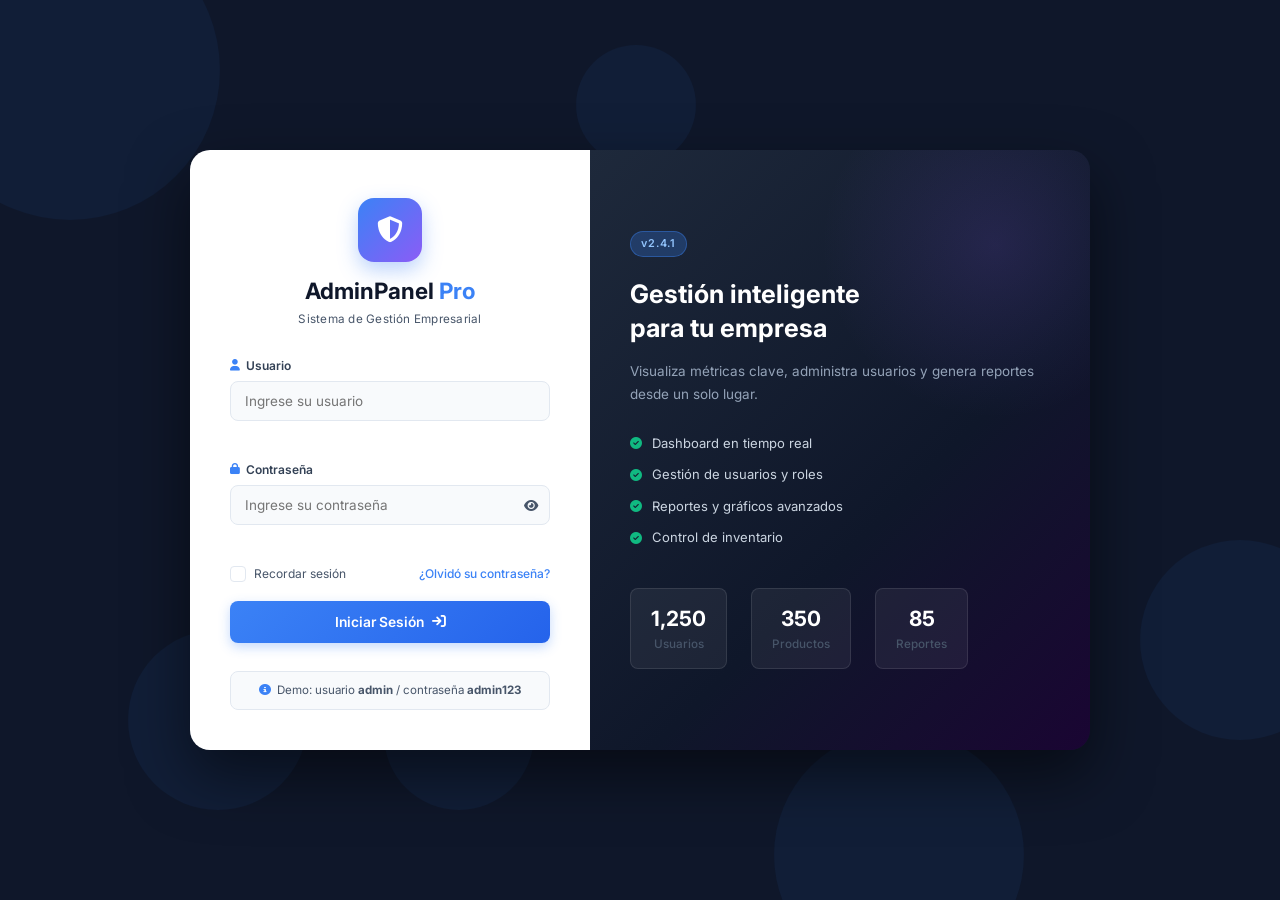
<file: index.html>
<!DOCTYPE html>
<html lang="es">
<head>
  <meta charset="UTF-8" />
  <meta name="viewport" content="width=device-width, initial-scale=1.0" />
  <title>AdminPanel Pro — Acceso</title>
  <link rel="stylesheet" href="css/styles.css" />
  <link rel="preconnect" href="https://fonts.googleapis.com" />
  <link rel="preconnect" href="https://fonts.gstatic.com" crossorigin />
  <link href="https://fonts.googleapis.com/css2?family=Inter:wght@300;400;500;600;700&display=swap" rel="stylesheet" />
  <link rel="stylesheet" href="https://cdnjs.cloudflare.com/ajax/libs/font-awesome/6.5.0/css/all.min.css" />
</head>
<body class="login-body">

  <!-- Animated background particles -->
  <div class="bg-particles">
    <span></span><span></span><span></span><span></span>
    <span></span><span></span><span></span><span></span>
  </div>

  <div class="login-wrapper">
    <div class="login-card">

      <!-- Logo -->
      <div class="login-logo">
        <div class="logo-icon">
          <i class="fa-solid fa-shield-halved"></i>
        </div>
        <h1 class="logo-name">AdminPanel <span>Pro</span></h1>
        <p class="logo-subtitle">Sistema de Gestión Empresarial</p>
      </div>

      <!-- Form -->
      <form id="loginForm" class="login-form" novalidate>
        <div class="form-group" id="group-user">
          <label for="username">
            <i class="fa-solid fa-user"></i> Usuario
          </label>
          <input
            type="text"
            id="username"
            name="username"
            placeholder="Ingrese su usuario"
            autocomplete="username"
          />
          <span class="field-error" id="err-user"></span>
        </div>

        <div class="form-group" id="group-pass">
          <label for="password">
            <i class="fa-solid fa-lock"></i> Contraseña
          </label>
          <div class="pass-wrapper">
            <input
              type="password"
              id="password"
              name="password"
              placeholder="Ingrese su contraseña"
              autocomplete="current-password"
            />
            <button type="button" class="toggle-pass" id="togglePass" aria-label="Mostrar contraseña">
              <i class="fa-solid fa-eye" id="eyeIcon"></i>
            </button>
          </div>
          <span class="field-error" id="err-pass"></span>
        </div>

        <div class="form-remember">
          <label class="remember-label">
            <input type="checkbox" id="remember" />
            <span class="checkmark"></span>
            Recordar sesión
          </label>
          <a href="#" class="forgot-link">¿Olvidó su contraseña?</a>
        </div>

        <!-- Global error -->
        <div class="alert-error hidden" id="globalError">
          <i class="fa-solid fa-circle-exclamation"></i>
          <span id="globalErrorMsg"></span>
        </div>

        <button type="submit" class="btn-login" id="btnLogin">
          <span class="btn-text">Iniciar Sesión</span>
          <i class="fa-solid fa-arrow-right-to-bracket btn-icon"></i>
          <span class="btn-loader hidden"><i class="fa-solid fa-spinner fa-spin"></i></span>
        </button>
      </form>

      <!-- Hint -->
      <div class="login-hint">
        <i class="fa-solid fa-circle-info"></i>
        <span>Demo: usuario <strong>admin</strong> / contraseña <strong>admin123</strong></span>
      </div>

    </div>

    <!-- Side panel -->
    <div class="login-side">
      <div class="side-content">
        <div class="side-badge">v2.4.1</div>
        <h2>Gestión inteligente<br />para tu empresa</h2>
        <p>Visualiza métricas clave, administra usuarios y genera reportes desde un solo lugar.</p>
        <ul class="side-features">
          <li><i class="fa-solid fa-check-circle"></i> Dashboard en tiempo real</li>
          <li><i class="fa-solid fa-check-circle"></i> Gestión de usuarios y roles</li>
          <li><i class="fa-solid fa-check-circle"></i> Reportes y gráficos avanzados</li>
          <li><i class="fa-solid fa-check-circle"></i> Control de inventario</li>
        </ul>
        <div class="side-stats">
          <div class="side-stat">
            <span class="stat-number">1,250</span>
            <span class="stat-label">Usuarios</span>
          </div>
          <div class="side-stat">
            <span class="stat-number">350</span>
            <span class="stat-label">Productos</span>
          </div>
          <div class="side-stat">
            <span class="stat-number">85</span>
            <span class="stat-label">Reportes</span>
          </div>
        </div>
      </div>
    </div>
  </div>

  <script src="js/app.js"></script>
</body>
</html>
</file>
<file: css/styles.css>
/* ══════════════════════════════════════════════════
   AdminPanel Pro — styles.css
   Palette: Deep Navy #0F172A | Accent Blue #3B82F6
            Slate #1E293B | Light #F8FAFC
            Success #10B981 | Warning #F59E0B
            Danger #EF4444 | Purple #8B5CF6
   ══════════════════════════════════════════════════ */

/* ── Reset & Base ── */
*, *::before, *::after { box-sizing: border-box; margin: 0; padding: 0; }

:root {
  --navy:   #0F172A;
  --slate:  #1E293B;
  --slate2: #334155;
  --accent: #3B82F6;
  --accent-dark: #2563EB;
  --accent-light: #DBEAFE;
  --green:  #10B981;
  --orange: #F59E0B;
  --red:    #EF4444;
  --purple: #8B5CF6;
  --bg:     #F1F5F9;
  --white:  #FFFFFF;
  --text:   #0F172A;
  --text2:  #475569;
  --border: #E2E8F0;
  --radius: 12px;
  --radius-sm: 8px;
  --shadow: 0 1px 3px rgba(0,0,0,.08), 0 1px 2px rgba(0,0,0,.06);
  --shadow-md: 0 4px 6px -1px rgba(0,0,0,.1), 0 2px 4px -1px rgba(0,0,0,.06);
  --shadow-lg: 0 10px 15px -3px rgba(0,0,0,.1), 0 4px 6px -2px rgba(0,0,0,.05);
  --transition: 0.2s ease;
  --sidebar-w: 260px;
  --topbar-h: 64px;
  --font: 'Inter', system-ui, sans-serif;
}

html { font-size: 15px; scroll-behavior: smooth; }
body { font-family: var(--font); color: var(--text); background: var(--bg); line-height: 1.5; }
a { text-decoration: none; color: inherit; }
ul { list-style: none; }
button { cursor: pointer; font-family: inherit; border: none; background: none; }
input, select, textarea { font-family: inherit; }
img { max-width: 100%; }

/* ══════════════════════════════════════════════════
   LOGIN PAGE
   ══════════════════════════════════════════════════ */
.login-body {
  min-height: 100vh;
  background: var(--navy);
  display: flex;
  align-items: center;
  justify-content: center;
  overflow: hidden;
  position: relative;
}

/* Animated particles */
.bg-particles { position: absolute; inset: 0; overflow: hidden; pointer-events: none; }
.bg-particles span {
  position: absolute;
  display: block;
  border-radius: 50%;
  opacity: 0.06;
  background: var(--accent);
  animation: float 12s infinite ease-in-out;
}
.bg-particles span:nth-child(1) { width:300px; height:300px; top:-80px; left:-80px; animation-delay:0s; }
.bg-particles span:nth-child(2) { width:200px; height:200px; top:60%; right:-60px; animation-delay:2s; }
.bg-particles span:nth-child(3) { width:150px; height:150px; bottom:10%; left:30%; animation-delay:4s; }
.bg-particles span:nth-child(4) { width:100px; height:100px; top:20%; left:60%; animation-delay:6s; }
.bg-particles span:nth-child(5) { width:250px; height:250px; bottom:-80px; right:20%; animation-delay:1s; }
.bg-particles span:nth-child(6) { width:80px; height:80px; top:40%; right:40%; animation-delay:3s; }
.bg-particles span:nth-child(7) { width:180px; height:180px; top:70%; left:10%; animation-delay:5s; }
.bg-particles span:nth-child(8) { width:120px; height:120px; top:5%; left:45%; animation-delay:7s; }
@keyframes float {
  0%,100% { transform: translateY(0) scale(1); }
  50% { transform: translateY(-30px) scale(1.05); }
}

.login-wrapper {
  position: relative;
  z-index: 1;
  display: flex;
  width: 900px;
  max-width: 96vw;
  min-height: 560px;
  border-radius: 20px;
  overflow: hidden;
  box-shadow: 0 25px 60px rgba(0,0,0,.5);
}

/* Login Card */
.login-card {
  flex: 0 0 400px;
  background: var(--white);
  padding: 48px 40px 40px;
  display: flex;
  flex-direction: column;
  gap: 28px;
}

.login-logo { text-align: center; }
.logo-icon {
  width: 64px; height: 64px;
  background: linear-gradient(135deg, var(--accent), var(--purple));
  border-radius: 16px;
  display: inline-flex;
  align-items: center;
  justify-content: center;
  color: var(--white);
  font-size: 26px;
  margin-bottom: 12px;
  box-shadow: 0 8px 20px rgba(59,130,246,.35);
}
.logo-name { font-size: 1.5rem; font-weight: 700; color: var(--navy); }
.logo-name span { color: var(--accent); }
.logo-subtitle { font-size: .78rem; color: var(--text2); margin-top: 4px; letter-spacing: .02em; }

/* Form */
.login-form { display: flex; flex-direction: column; gap: 18px; }
.form-group { display: flex; flex-direction: column; gap: 6px; }
.form-group label {
  font-size: .8rem;
  font-weight: 600;
  color: var(--slate2);
  display: flex;
  align-items: center;
  gap: 6px;
}
.form-group label i { color: var(--accent); font-size: .75rem; }
.form-group input,
.form-group select {
  padding: 11px 14px;
  border: 1.5px solid var(--border);
  border-radius: var(--radius-sm);
  font-size: .9rem;
  color: var(--text);
  background: #F8FAFC;
  transition: border-color var(--transition), box-shadow var(--transition);
  outline: none;
}
.form-group input:focus,
.form-group select:focus {
  border-color: var(--accent);
  box-shadow: 0 0 0 3px rgba(59,130,246,.12);
  background: var(--white);
}
.form-group.error input { border-color: var(--red); }
.field-error { font-size: .75rem; color: var(--red); min-height: 16px; }

.pass-wrapper { position: relative; }
.pass-wrapper input { width: 100%; padding-right: 42px; }
.toggle-pass {
  position: absolute;
  right: 12px;
  top: 50%;
  transform: translateY(-50%);
  color: var(--text2);
  font-size: .85rem;
  transition: color var(--transition);
}
.toggle-pass:hover { color: var(--accent); }

.form-remember {
  display: flex;
  align-items: center;
  justify-content: space-between;
  font-size: .8rem;
}
.remember-label {
  display: flex; align-items: center; gap: 8px;
  color: var(--text2); cursor: pointer;
}
.remember-label input[type="checkbox"] { display: none; }
.checkmark {
  width: 16px; height: 16px;
  border: 1.5px solid var(--border);
  border-radius: 4px;
  display: inline-block;
  position: relative;
  transition: all var(--transition);
}
.remember-label input:checked + .checkmark {
  background: var(--accent);
  border-color: var(--accent);
}
.remember-label input:checked + .checkmark::after {
  content: '';
  position: absolute;
  left: 4px; top: 1px;
  width: 5px; height: 9px;
  border: 2px solid white;
  border-left: 0; border-top: 0;
  transform: rotate(45deg);
}
.forgot-link { color: var(--accent); font-weight: 500; }
.forgot-link:hover { text-decoration: underline; }

.alert-error {
  background: #FEF2F2;
  border: 1px solid #FECACA;
  border-radius: var(--radius-sm);
  padding: 10px 14px;
  display: flex;
  align-items: center;
  gap: 8px;
  font-size: .82rem;
  color: #B91C1C;
}
.alert-error i { font-size: 1rem; }

.btn-login {
  background: linear-gradient(135deg, var(--accent), var(--accent-dark));
  color: white;
  padding: 13px;
  border-radius: var(--radius-sm);
  font-size: .92rem;
  font-weight: 600;
  display: flex;
  align-items: center;
  justify-content: center;
  gap: 8px;
  transition: all var(--transition);
  box-shadow: 0 4px 12px rgba(59,130,246,.3);
}
.btn-login:hover { transform: translateY(-1px); box-shadow: 0 6px 16px rgba(59,130,246,.4); }
.btn-login:active { transform: translateY(0); }
.btn-icon { transition: transform var(--transition); }
.btn-login:hover .btn-icon { transform: translateX(3px); }

.login-hint {
  text-align: center;
  font-size: .77rem;
  color: var(--text2);
  background: #F8FAFC;
  border: 1px solid var(--border);
  border-radius: var(--radius-sm);
  padding: 10px;
  display: flex;
  align-items: center;
  justify-content: center;
  gap: 6px;
}
.login-hint i { color: var(--accent); }

/* Side panel */
.login-side {
  flex: 1;
  background: linear-gradient(135deg, var(--slate) 0%, var(--navy) 60%, #1a0533 100%);
  padding: 48px 40px;
  display: flex;
  align-items: center;
  position: relative;
  overflow: hidden;
}
.login-side::before {
  content: '';
  position: absolute;
  width: 350px; height: 350px;
  background: radial-gradient(circle, rgba(139,92,246,.15) 0%, transparent 70%);
  top: -80px; right: -80px;
}
.side-content { position: relative; z-index: 1; color: white; }
.side-badge {
  display: inline-block;
  background: rgba(59,130,246,.25);
  border: 1px solid rgba(59,130,246,.4);
  color: #93C5FD;
  font-size: .72rem;
  font-weight: 600;
  letter-spacing: .08em;
  padding: 4px 10px;
  border-radius: 20px;
  margin-bottom: 20px;
}
.side-content h2 { font-size: 1.7rem; font-weight: 700; line-height: 1.3; margin-bottom: 16px; }
.side-content p { color: #94A3B8; font-size: .9rem; margin-bottom: 28px; line-height: 1.7; }
.side-features { display: flex; flex-direction: column; gap: 12px; margin-bottom: 40px; }
.side-features li { display: flex; align-items: center; gap: 10px; font-size: .87rem; color: #CBD5E1; }
.side-features li i { color: var(--green); font-size: .8rem; }

.side-stats { display: flex; gap: 24px; }
.side-stat {
  text-align: center;
  background: rgba(255,255,255,.06);
  border: 1px solid rgba(255,255,255,.1);
  border-radius: var(--radius-sm);
  padding: 14px 20px;
}
.stat-number { display: block; font-size: 1.4rem; font-weight: 700; color: white; }
.stat-label { display: block; font-size: .72rem; color: #94A3B8; margin-top: 2px; }

/* ══════════════════════════════════════════════════
   DASHBOARD LAYOUT
   ══════════════════════════════════════════════════ */
.dashboard-body { background: var(--bg); min-height: 100vh; }

/* ── Sidebar ── */
.sidebar {
  position: fixed;
  top: 0; left: 0; bottom: 0;
  width: var(--sidebar-w);
  background: var(--navy);
  display: flex;
  flex-direction: column;
  z-index: 200;
  transition: transform var(--transition);
}
.sidebar-header {
  padding: 20px 20px 16px;
  border-bottom: 1px solid rgba(255,255,255,.07);
  display: flex;
  align-items: center;
  justify-content: space-between;
}
.sidebar-logo { display: flex; align-items: center; gap: 10px; color: white; }
.sidebar-logo i {
  width: 36px; height: 36px;
  background: linear-gradient(135deg, var(--accent), var(--purple));
  border-radius: 9px;
  display: flex; align-items: center; justify-content: center;
  font-size: 16px;
}
.sidebar-brand { font-size: .9rem; color: #CBD5E1; }
.sidebar-brand strong { color: white; }
.sidebar-close { color: #64748B; font-size: 1.1rem; display: none; transition: color var(--transition); }
.sidebar-close:hover { color: white; }

.sidebar-nav { flex: 1; padding: 12px 12px; overflow-y: auto; }
.sidebar-nav ul { display: flex; flex-direction: column; gap: 2px; }
.nav-link {
  display: flex;
  align-items: center;
  gap: 12px;
  padding: 11px 14px;
  border-radius: var(--radius-sm);
  color: #94A3B8;
  font-size: .88rem;
  font-weight: 500;
  transition: all var(--transition);
  position: relative;
}
.nav-link i { width: 18px; text-align: center; font-size: .95rem; }
.nav-link:hover { background: rgba(255,255,255,.06); color: white; }
.nav-link.active { background: rgba(59,130,246,.18); color: #93C5FD; }
.nav-link.active i { color: var(--accent); }
.nav-badge {
  margin-left: auto;
  background: var(--accent);
  color: white;
  font-size: .68rem;
  font-weight: 700;
  padding: 2px 7px;
  border-radius: 10px;
}

.sidebar-footer { padding: 16px; border-top: 1px solid rgba(255,255,255,.07); }
.sidebar-user {
  display: flex;
  align-items: center;
  gap: 10px;
  margin-bottom: 12px;
}
.user-avatar {
  width: 36px; height: 36px;
  background: linear-gradient(135deg, var(--accent), var(--purple));
  border-radius: 50%;
  display: flex; align-items: center; justify-content: center;
  color: white;
  font-weight: 700;
  font-size: .9rem;
  flex-shrink: 0;
}
.user-info { overflow: hidden; }
.user-name { display: block; font-size: .85rem; font-weight: 600; color: white; white-space: nowrap; overflow: hidden; text-overflow: ellipsis; }
.user-role { font-size: .72rem; color: #64748B; }
.btn-logout {
  width: 100%;
  display: flex;
  align-items: center;
  gap: 8px;
  padding: 9px 14px;
  border-radius: var(--radius-sm);
  color: #94A3B8;
  font-size: .85rem;
  font-weight: 500;
  transition: all var(--transition);
}
.btn-logout:hover { background: rgba(239,68,68,.12); color: var(--red); }

/* ── Main ── */
.main-wrapper {
  margin-left: var(--sidebar-w);
  min-height: 100vh;
  display: flex;
  flex-direction: column;
  transition: margin-left var(--transition);
}

/* ── Topbar ── */
.topbar {
  height: var(--topbar-h);
  background: var(--white);
  border-bottom: 1px solid var(--border);
  display: flex;
  align-items: center;
  justify-content: space-between;
  padding: 0 24px;
  position: sticky;
  top: 0;
  z-index: 100;
  box-shadow: var(--shadow);
}
.topbar-left { display: flex; align-items: center; gap: 14px; }
.menu-toggle { color: var(--text2); font-size: 1.1rem; display: none; }
.breadcrumb { font-size: .85rem; font-weight: 600; color: var(--text); }

.topbar-right {
  display: flex;
  align-items: center;
  gap: 12px;
  position: relative;
}
.topbar-date { font-size: .78rem; color: var(--text2); white-space: nowrap; }

.notif-btn {
  width: 36px; height: 36px;
  border-radius: 50%;
  background: #F1F5F9;
  display: flex; align-items: center; justify-content: center;
  color: var(--text2);
  cursor: pointer;
  position: relative;
  transition: all var(--transition);
}
.notif-btn:hover { background: var(--accent-light); color: var(--accent); }
.notif-dot {
  width: 8px; height: 8px;
  background: var(--red);
  border: 2px solid white;
  border-radius: 50%;
  position: absolute;
  top: 5px; right: 5px;
}

.topbar-profile {
  display: flex;
  align-items: center;
  gap: 8px;
  cursor: pointer;
  padding: 6px 10px;
  border-radius: var(--radius-sm);
  transition: background var(--transition);
}
.topbar-profile:hover { background: #F1F5F9; }
.profile-avatar {
  width: 32px; height: 32px;
  background: linear-gradient(135deg, var(--accent), var(--purple));
  border-radius: 50%;
  display: flex; align-items: center; justify-content: center;
  color: white;
  font-weight: 700;
  font-size: .8rem;
}
.profile-name { font-size: .83rem; font-weight: 600; }
.profile-chevron { font-size: .65rem; color: var(--text2); }

/* Dropdowns */
.notif-dropdown, .profile-dropdown {
  position: absolute;
  top: calc(100% + 10px);
  right: 0;
  background: var(--white);
  border: 1px solid var(--border);
  border-radius: var(--radius);
  box-shadow: var(--shadow-lg);
  z-index: 300;
  min-width: 280px;
  animation: dropIn .15s ease;
}
.profile-dropdown { min-width: 180px; }
@keyframes dropIn {
  from { opacity: 0; transform: translateY(-8px); }
  to   { opacity: 1; transform: translateY(0); }
}
.notif-header {
  display: flex;
  align-items: center;
  justify-content: space-between;
  padding: 12px 16px;
  border-bottom: 1px solid var(--border);
  font-size: .85rem;
  font-weight: 600;
}
.notif-clear { font-size: .75rem; color: var(--accent); font-weight: 500; }
.notif-list { padding: 8px; }
.notif-item {
  display: flex;
  align-items: flex-start;
  gap: 10px;
  padding: 10px;
  border-radius: var(--radius-sm);
  transition: background var(--transition);
}
.notif-item:hover { background: #F8FAFC; }
.notif-item.unread { background: #F0F7FF; }
.notif-item i { font-size: 1rem; margin-top: 2px; }
.notif-icon-blue { color: var(--accent); }
.notif-icon-yellow { color: var(--orange); }
.notif-icon-green { color: var(--green); }
.notif-item p { font-size: .82rem; font-weight: 500; color: var(--text); margin-bottom: 2px; }
.notif-item small { font-size: .72rem; color: var(--text2); }

.profile-item {
  display: flex;
  align-items: center;
  gap: 10px;
  padding: 10px 16px;
  font-size: .83rem;
  color: var(--text);
  transition: background var(--transition);
}
.profile-item:hover { background: #F8FAFC; }
.profile-item i { color: var(--text2); width: 16px; }
.logout-item:hover { color: var(--red); background: #FEF2F2; }
.logout-item:hover i { color: var(--red); }
.dropdown-divider { border: none; border-top: 1px solid var(--border); margin: 4px 0; }

/* ── Page content ── */
.page-content { flex: 1; padding: 28px 24px; }

.module { animation: fadeIn .25s ease; }
@keyframes fadeIn {
  from { opacity: 0; transform: translateY(8px); }
  to   { opacity: 1; transform: translateY(0); }
}

.module-header { margin-bottom: 24px; }
.module-title { font-size: 1.3rem; font-weight: 700; color: var(--navy); }
.module-desc { font-size: .83rem; color: var(--text2); margin-top: 4px; }

/* ── Stat Cards ── */
.stat-grid {
  display: grid;
  grid-template-columns: repeat(4, 1fr);
  gap: 16px;
  margin-bottom: 24px;
}
.stat-card {
  background: var(--white);
  border-radius: var(--radius);
  padding: 22px 20px;
  display: flex;
  align-items: center;
  gap: 16px;
  box-shadow: var(--shadow);
  border-left: 4px solid transparent;
  transition: transform var(--transition), box-shadow var(--transition);
}
.stat-card:hover { transform: translateY(-2px); box-shadow: var(--shadow-md); }
.card-blue { border-left-color: var(--accent); }
.card-green { border-left-color: var(--green); }
.card-orange { border-left-color: var(--orange); }
.card-purple { border-left-color: var(--purple); }

.stat-icon {
  width: 48px; height: 48px;
  border-radius: 12px;
  display: flex; align-items: center; justify-content: center;
  font-size: 1.2rem;
  flex-shrink: 0;
}
.card-blue .stat-icon { background: #DBEAFE; color: var(--accent); }
.card-green .stat-icon { background: #D1FAE5; color: var(--green); }
.card-orange .stat-icon { background: #FEF3C7; color: var(--orange); }
.card-purple .stat-icon { background: #EDE9FE; color: var(--purple); }

.stat-body { min-width: 0; }
.stat-value { display: block; font-size: 1.6rem; font-weight: 700; color: var(--navy); line-height: 1.2; }
.stat-label { font-size: .78rem; color: var(--text2); font-weight: 500; margin-top: 2px; display: block; }
.stat-trend { font-size: .72rem; margin-top: 6px; display: flex; align-items: center; gap: 4px; font-weight: 600; }
.stat-trend.up { color: var(--green); }
.stat-trend.down { color: var(--red); }

/* ── Charts ── */
.chart-row { display: grid; grid-template-columns: 2fr 1fr; gap: 16px; margin-bottom: 20px; }
.chart-card {
  background: var(--white);
  border-radius: var(--radius);
  padding: 20px;
  box-shadow: var(--shadow);
}
.chart-card.wide { grid-column: span 1; }
.chart-header {
  display: flex;
  align-items: center;
  justify-content: space-between;
  margin-bottom: 16px;
}
.chart-header h3 { font-size: .9rem; font-weight: 600; color: var(--navy); }
.chart-badge {
  background: var(--accent-light);
  color: var(--accent-dark);
  font-size: .7rem;
  font-weight: 600;
  padding: 3px 8px;
  border-radius: 20px;
}
.btn-sm-outline {
  font-size: .75rem;
  color: var(--accent);
  border: 1px solid var(--accent-light);
  padding: 4px 10px;
  border-radius: 6px;
  font-weight: 500;
  transition: all var(--transition);
}
.btn-sm-outline:hover { background: var(--accent-light); }

/* ── Activity ── */
.activity-card {
  background: var(--white);
  border-radius: var(--radius);
  padding: 20px;
  box-shadow: var(--shadow);
}
.activity-list { display: flex; flex-direction: column; }
.activity-item {
  display: flex;
  align-items: flex-start;
  gap: 12px;
  padding: 12px 0;
  border-bottom: 1px solid var(--border);
}
.activity-item:last-child { border-bottom: none; }
.act-icon {
  width: 36px; height: 36px;
  border-radius: 50%;
  display: flex; align-items: center; justify-content: center;
  font-size: .85rem;
  flex-shrink: 0;
}
.act-green { background: #D1FAE5; color: var(--green); }
.act-blue  { background: #DBEAFE; color: var(--accent); }
.act-orange{ background: #FEF3C7; color: var(--orange); }
.act-red   { background: #FEE2E2; color: var(--red); }
.act-body p { font-size: .83rem; color: var(--text); }
.act-body small { font-size: .72rem; color: var(--text2); }

/* ── Tables ── */
.table-card {
  background: var(--white);
  border-radius: var(--radius);
  box-shadow: var(--shadow);
  overflow: hidden;
}
.table-toolbar {
  display: flex;
  align-items: center;
  justify-content: space-between;
  gap: 12px;
  padding: 16px 20px;
  border-bottom: 1px solid var(--border);
  flex-wrap: wrap;
}
.search-box {
  display: flex;
  align-items: center;
  gap: 8px;
  background: #F8FAFC;
  border: 1.5px solid var(--border);
  border-radius: var(--radius-sm);
  padding: 8px 14px;
  flex: 1;
  max-width: 300px;
}
.search-box i { color: var(--text2); font-size: .85rem; }
.search-box input { border: none; background: none; outline: none; font-size: .85rem; width: 100%; color: var(--text); }

.filter-group { display: flex; gap: 8px; }
.filter-group select {
  padding: 8px 12px;
  border: 1.5px solid var(--border);
  border-radius: var(--radius-sm);
  font-size: .83rem;
  color: var(--text);
  background: #F8FAFC;
  outline: none;
  cursor: pointer;
}

.table-responsive { overflow-x: auto; }
.data-table { width: 100%; border-collapse: collapse; font-size: .83rem; }
.data-table thead { background: #F8FAFC; }
.data-table th {
  padding: 12px 16px;
  text-align: left;
  font-weight: 600;
  color: var(--text2);
  font-size: .77rem;
  text-transform: uppercase;
  letter-spacing: .04em;
  border-bottom: 1px solid var(--border);
  white-space: nowrap;
}
.data-table td {
  padding: 13px 16px;
  border-bottom: 1px solid var(--border);
  color: var(--text);
  vertical-align: middle;
}
.data-table tbody tr:hover { background: #F8FAFC; }
.data-table tbody tr:last-child td { border-bottom: none; }

.badge {
  display: inline-flex;
  align-items: center;
  padding: 3px 10px;
  border-radius: 20px;
  font-size: .72rem;
  font-weight: 600;
}
.badge-green  { background: #D1FAE5; color: #065F46; }
.badge-red    { background: #FEE2E2; color: #991B1B; }
.badge-yellow { background: #FEF3C7; color: #92400E; }
.badge-blue   { background: #DBEAFE; color: #1E40AF; }
.badge-gray   { background: #F1F5F9; color: #475569; }

.action-btns { display: flex; gap: 6px; }
.btn-action {
  width: 30px; height: 30px;
  border-radius: 6px;
  display: flex; align-items: center; justify-content: center;
  font-size: .78rem;
  transition: all var(--transition);
}
.btn-edit  { background: #DBEAFE; color: var(--accent); }
.btn-edit:hover { background: var(--accent); color: white; }
.btn-delete { background: #FEE2E2; color: var(--red); }
.btn-delete:hover { background: var(--red); color: white; }

.table-footer {
  padding: 12px 20px;
  border-top: 1px solid var(--border);
  font-size: .78rem;
  color: var(--text2);
}

/* ── Buttons ── */
.btn-primary {
  background: linear-gradient(135deg, var(--accent), var(--accent-dark));
  color: white;
  padding: 9px 18px;
  border-radius: var(--radius-sm);
  font-size: .85rem;
  font-weight: 600;
  display: inline-flex;
  align-items: center;
  gap: 7px;
  transition: all var(--transition);
  box-shadow: 0 2px 8px rgba(59,130,246,.25);
}
.btn-primary:hover { transform: translateY(-1px); box-shadow: 0 4px 12px rgba(59,130,246,.35); }
.btn-outline {
  background: white;
  color: var(--text2);
  border: 1.5px solid var(--border);
  padding: 9px 18px;
  border-radius: var(--radius-sm);
  font-size: .85rem;
  font-weight: 500;
  transition: all var(--transition);
}
.btn-outline:hover { border-color: var(--accent); color: var(--accent); }
.btn-danger {
  background: var(--red);
  color: white;
  padding: 9px 18px;
  border-radius: var(--radius-sm);
  font-size: .85rem;
  font-weight: 600;
  transition: all var(--transition);
}
.btn-danger:hover { background: #DC2626; }

/* ── Modal ── */
.modal-overlay {
  position: fixed;
  inset: 0;
  background: rgba(0,0,0,.45);
  display: flex;
  align-items: center;
  justify-content: center;
  z-index: 500;
  animation: fadeIn .15s ease;
  padding: 16px;
}
.modal-box {
  background: var(--white);
  border-radius: var(--radius);
  box-shadow: var(--shadow-lg);
  width: 100%;
  max-width: 520px;
  animation: modalIn .2s ease;
}
.modal-sm { max-width: 380px; }
@keyframes modalIn {
  from { opacity: 0; transform: scale(.95) translateY(-10px); }
  to   { opacity: 1; transform: scale(1) translateY(0); }
}
.modal-header {
  display: flex;
  align-items: center;
  justify-content: space-between;
  padding: 20px 24px 16px;
  border-bottom: 1px solid var(--border);
}
.modal-header h3 { font-size: 1rem; font-weight: 700; }
.modal-close { color: var(--text2); font-size: 1rem; transition: color var(--transition); }
.modal-close:hover { color: var(--red); }
.modal-body { padding: 20px 24px; }
.modal-footer {
  display: flex;
  justify-content: flex-end;
  gap: 10px;
  padding: 16px 24px 20px;
  border-top: 1px solid var(--border);
}
.form-row { display: grid; grid-template-columns: 1fr 1fr; gap: 14px; }

/* ── Reports ── */
.reports-kpi-row {
  display: grid;
  grid-template-columns: repeat(4, 1fr);
  gap: 14px;
  margin-bottom: 20px;
}
.kpi-card {
  background: var(--white);
  border-radius: var(--radius);
  padding: 18px 20px;
  display: flex;
  align-items: center;
  gap: 14px;
  box-shadow: var(--shadow);
}
.kpi-icon { font-size: 1.5rem; }
.kpi-icon.green  { color: var(--green); }
.kpi-icon.blue   { color: var(--accent); }
.kpi-icon.orange { color: var(--orange); }
.kpi-icon.purple { color: var(--purple); }
.kpi-value { display: block; font-size: 1.4rem; font-weight: 700; color: var(--navy); }
.kpi-label { font-size: .73rem; color: var(--text2); font-weight: 500; }

.monthly-summary { display: flex; flex-direction: column; gap: 14px; }
.summary-row { display: flex; align-items: center; gap: 12px; font-size: .83rem; }
.summary-row span { width: 150px; color: var(--text2); flex-shrink: 0; }
.summary-bar-wrap { flex: 1; background: #F1F5F9; border-radius: 20px; height: 8px; overflow: hidden; }
.summary-bar { height: 100%; background: var(--accent); border-radius: 20px; }
.summary-bar.bar-green  { background: var(--green); }
.summary-bar.bar-orange { background: var(--orange); }
.summary-bar.bar-purple { background: var(--purple); }
.summary-row strong { width: 60px; text-align: right; font-size: .82rem; color: var(--navy); }

/* ── Settings ── */
.settings-grid { display: grid; grid-template-columns: 1fr 1fr; gap: 20px; }
.settings-card {
  background: var(--white);
  border-radius: var(--radius);
  padding: 24px;
  box-shadow: var(--shadow);
}
.settings-section-title {
  font-size: .9rem;
  font-weight: 700;
  color: var(--navy);
  margin-bottom: 20px;
  display: flex;
  align-items: center;
  gap: 8px;
}
.settings-section-title i { color: var(--accent); }
.settings-info-list { display: flex; flex-direction: column; gap: 0; }
.info-row {
  display: flex;
  justify-content: space-between;
  align-items: center;
  padding: 10px 0;
  border-bottom: 1px solid var(--border);
  font-size: .83rem;
}
.info-row:last-child { border-bottom: none; }
.info-key { color: var(--text2); }
.info-val { font-weight: 500; color: var(--navy); }

.profile-form { display: flex; flex-direction: column; gap: 14px; }
.profile-avatar-lg {
  width: 64px; height: 64px;
  background: linear-gradient(135deg, var(--accent), var(--purple));
  border-radius: 50%;
  display: flex; align-items: center; justify-content: center;
  color: white;
  font-size: 1.4rem;
  font-weight: 700;
  margin-bottom: 4px;
}

.preferences-list { display: flex; flex-direction: column; gap: 4px; }
.pref-row {
  display: flex;
  align-items: center;
  justify-content: space-between;
  padding: 12px 0;
  border-bottom: 1px solid var(--border);
}
.pref-row:last-child { border-bottom: none; }
.pref-title { font-size: .85rem; font-weight: 500; color: var(--text); }
.pref-row small { font-size: .75rem; color: var(--text2); }

/* Toggle switch */
.toggle-switch { position: relative; width: 42px; height: 22px; flex-shrink: 0; }
.toggle-switch input { display: none; }
.toggle-slider {
  position: absolute; inset: 0;
  background: #CBD5E1;
  border-radius: 20px;
  cursor: pointer;
  transition: background var(--transition);
}
.toggle-slider::after {
  content: '';
  position: absolute;
  width: 16px; height: 16px;
  background: white;
  border-radius: 50%;
  top: 3px; left: 3px;
  transition: transform var(--transition);
  box-shadow: 0 1px 3px rgba(0,0,0,.2);
}
.toggle-switch input:checked + .toggle-slider { background: var(--accent); }
.toggle-switch input:checked + .toggle-slider::after { transform: translateX(20px); }

.sys-stats { display: flex; flex-direction: column; gap: 14px; margin-bottom: 20px; }
.sys-stat-row { display: flex; align-items: center; gap: 12px; font-size: .82rem; }
.sys-stat-row span { width: 140px; color: var(--text2); flex-shrink: 0; }
.sys-bar-wrap { flex: 1; background: #F1F5F9; border-radius: 20px; height: 8px; overflow: hidden; }
.sys-bar {
  height: 100%;
  background: var(--accent);
  border-radius: 20px;
  font-size: .65rem;
  color: white;
  display: flex;
  align-items: center;
  justify-content: flex-end;
  padding-right: 4px;
}
.sys-bar.bar-green  { background: var(--green); }
.sys-bar.bar-orange { background: var(--orange); }
.sys-uptime {
  display: flex;
  align-items: center;
  gap: 8px;
  font-size: .82rem;
  color: var(--text2);
  background: #F0FDF4;
  border: 1px solid #BBF7D0;
  border-radius: var(--radius-sm);
  padding: 10px 14px;
}
.uptime-icon { color: var(--green); }

/* Overlay for mobile */
.sidebar-overlay {
  display: none;
  position: fixed;
  inset: 0;
  background: rgba(0,0,0,.45);
  z-index: 199;
}

/* ── Utilities ── */
.hidden { display: none !important; }

/* ══════════════════════════════════════════════════
   RESPONSIVE
   ══════════════════════════════════════════════════ */
@media (max-width: 1200px) {
  .stat-grid { grid-template-columns: repeat(2, 1fr); }
  .reports-kpi-row { grid-template-columns: repeat(2, 1fr); }
  .settings-grid { grid-template-columns: 1fr; }
}

@media (max-width: 900px) {
  .chart-row { grid-template-columns: 1fr; }
  .login-side { display: none; }
  .login-card { flex: none; width: 100%; border-radius: 20px; }
  .login-wrapper { border-radius: 20px; }
}

@media (max-width: 768px) {
  :root { --sidebar-w: 260px; }

  .sidebar {
    transform: translateX(-100%);
  }
  .sidebar.open {
    transform: translateX(0);
  }
  .sidebar-close { display: block; }
  .sidebar-overlay.open { display: block; }

  .main-wrapper { margin-left: 0; }
  .menu-toggle { display: block; }

  .stat-grid { grid-template-columns: 1fr 1fr; }
  .topbar-date { display: none; }
  .form-row { grid-template-columns: 1fr; }

  .login-card { padding: 36px 24px 28px; }
  .login-wrapper { margin: 16px; }
}

@media (max-width: 480px) {
  .stat-grid { grid-template-columns: 1fr; }
  .reports-kpi-row { grid-template-columns: 1fr 1fr; }
  .table-toolbar { flex-direction: column; align-items: stretch; }
  .search-box { max-width: 100%; }
  .page-content { padding: 20px 14px; }
  .summary-row span { width: 100px; }
  .profile-name { display: none; }
  .side-stats { gap: 10px; }
}
</file>
